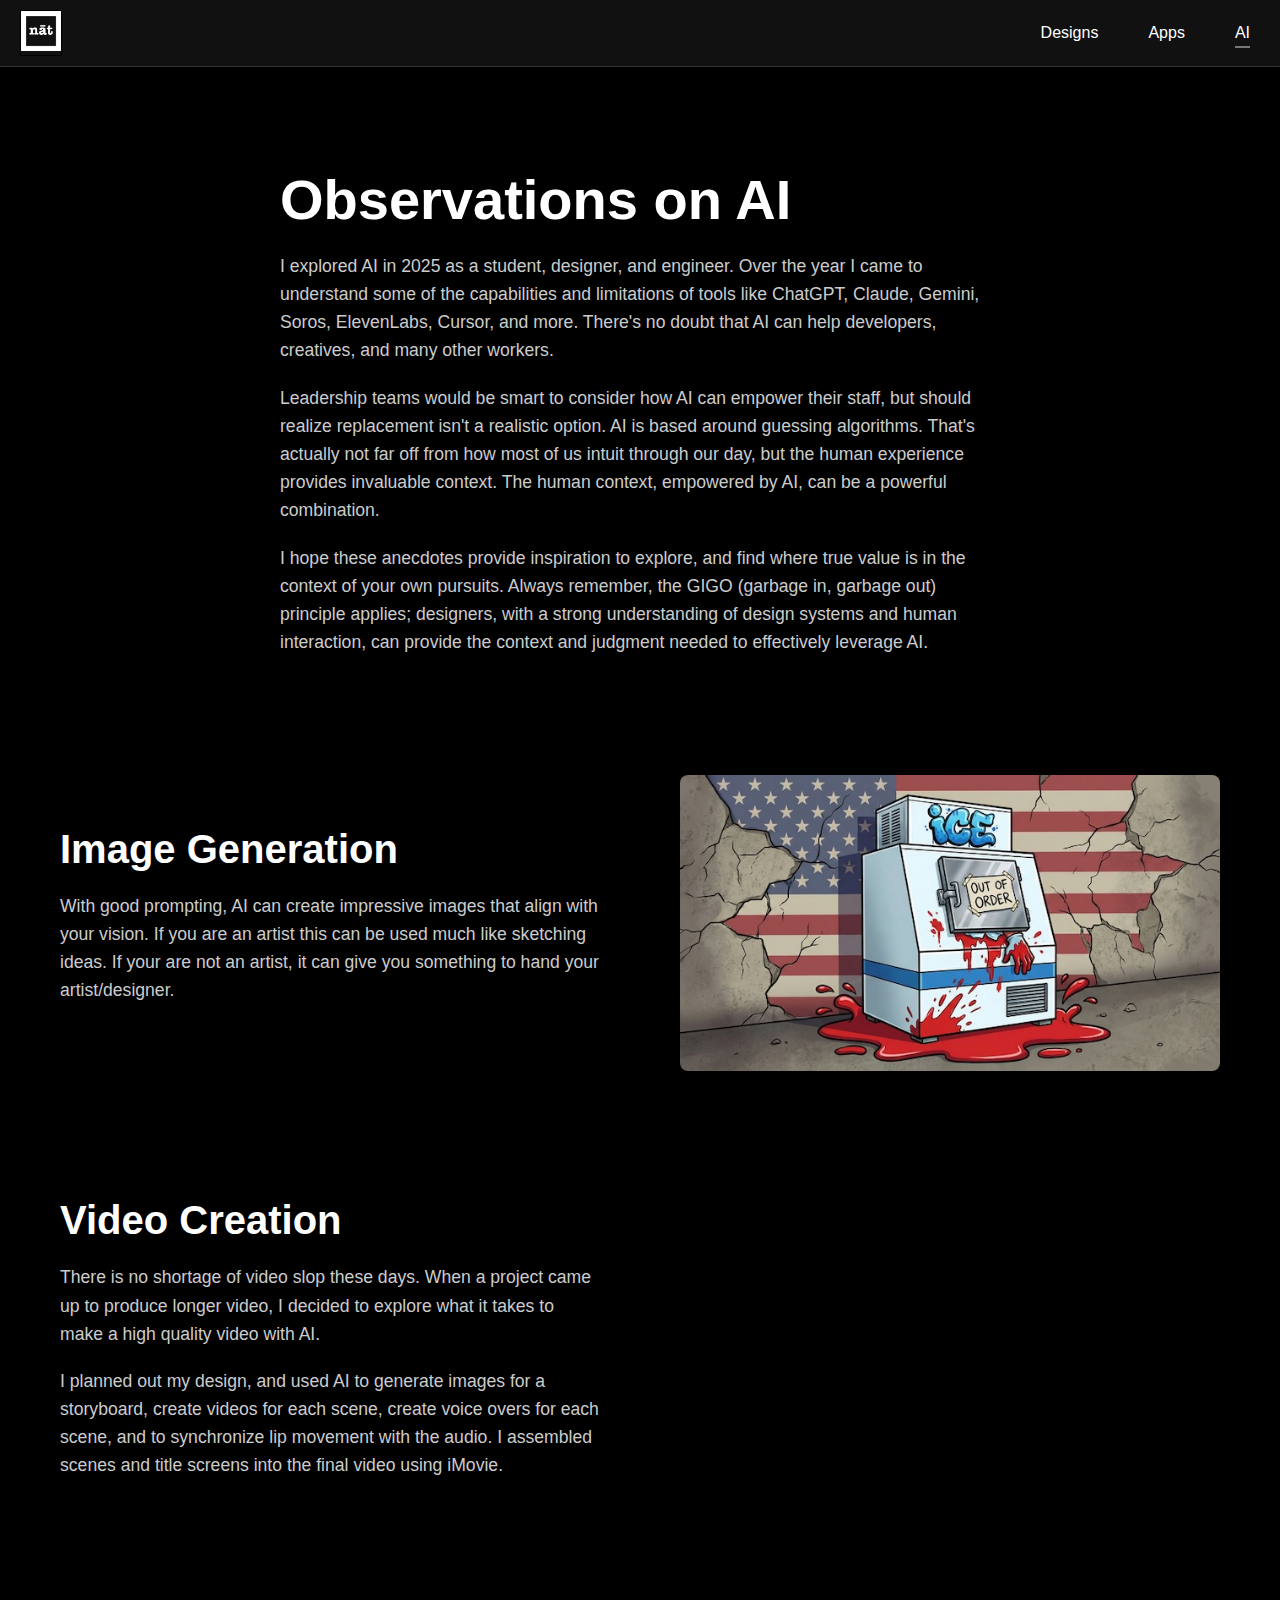
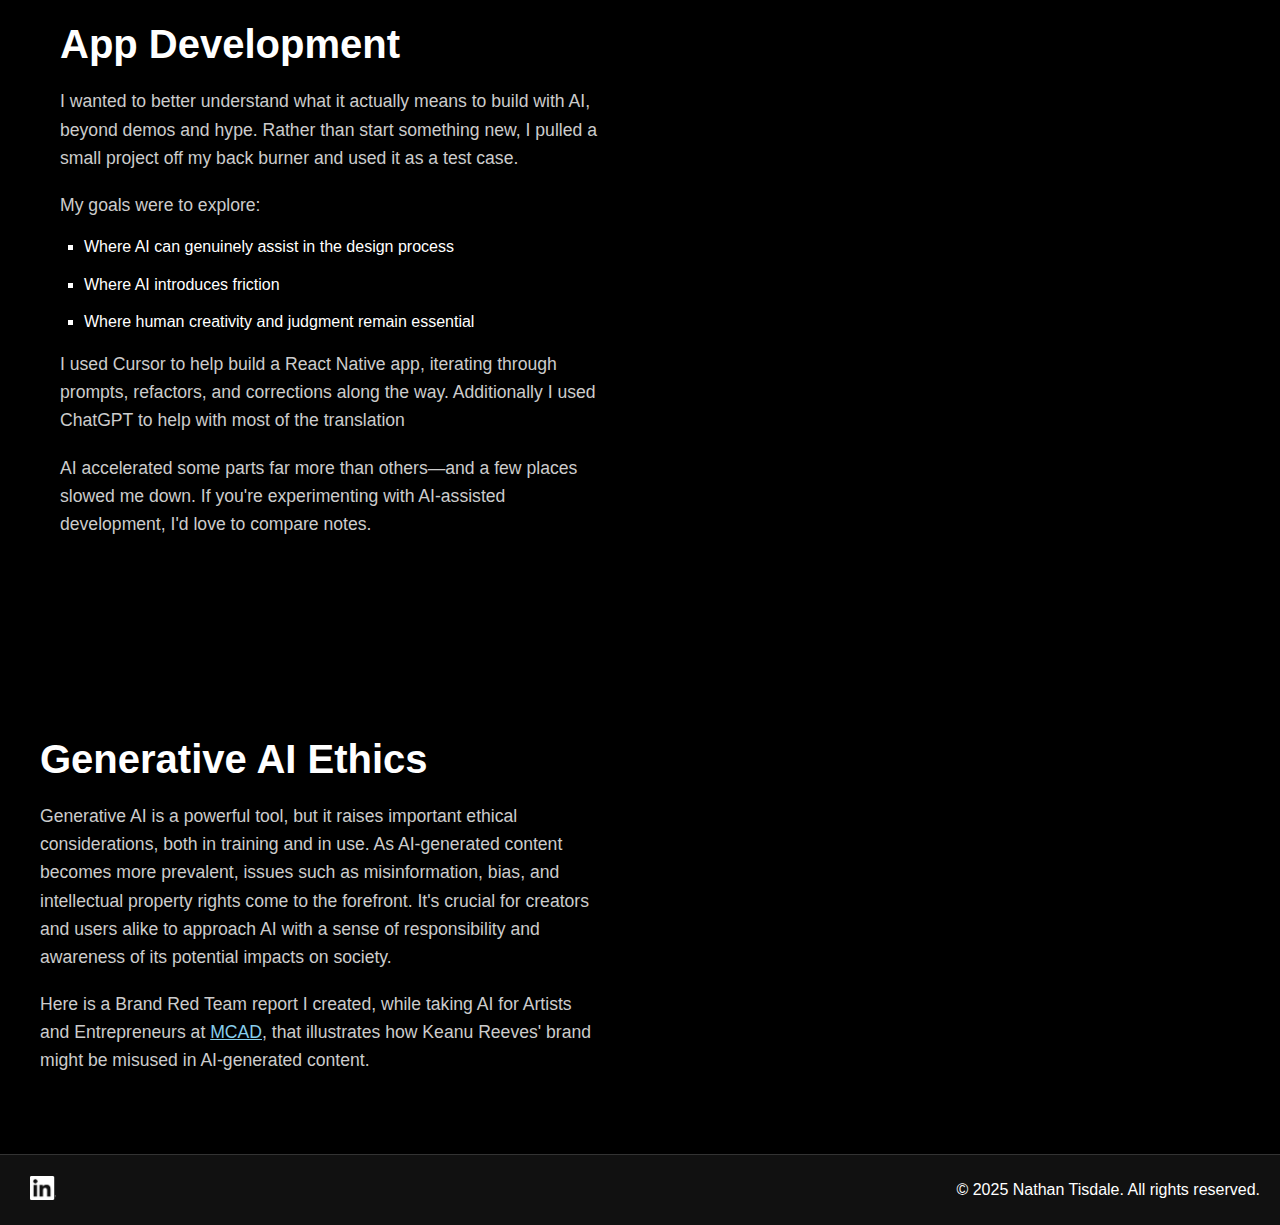
<file: ai.html>
<!DOCTYPE html>
<html lang="en">
<head>
    <meta charset="UTF-8">
    <meta name="viewport" content="width=device-width, initial-scale=1.0">
    <title>nāt</title>
    <link rel="stylesheet" href="css/main.css">
</head>
<body>
    <header>
      <div class="logo">
        <a href="index.html">
          <img src="img/nat-logo-white.png" alt="nāt logo">
        </a>
      </div>
      <nav>
        <ul>
          <li><a href="design.html">Designs</a></li>
          <li><a href="apps.html">Apps</a></li>
          <li><a href="ai.html" class="active">AI</a></li>
        </ul>
      </nav>
    </header>

    <main class="content-section">
      <section class="intro">
        <h1>Observations on AI</h1>
        <p>I explored AI in 2025 as a student, designer, and engineer.
          Over the year I came to understand some of the capabilities and limitations of tools like ChatGPT, Claude, Gemini, Soros, ElevenLabs, Cursor, and more.
          There's no doubt that AI can help developers, creatives, and many other workers.</p>
        <p>Leadership teams would be smart to consider how AI can empower their staff, but should realize replacement isn't a realistic option.
          AI is based around guessing algorithms.
          That's actually not far off from how most of us intuit through our day, but the human experience provides invaluable context.
          The human context, empowered by AI, can be a powerful combination.</p>
        <p>I hope these anecdotes provide inspiration to explore, and find where true value is in the context of your own pursuits. 
          Always remember, the GIGO (garbage in, garbage out) principle applies; 
          designers, with a strong understanding of design systems and human interaction, can provide the context and judgment needed to effectively leverage AI.</p>
      </section>

      <section class="content-section" id="image-generation">
        <div class="content-layout">
          <div class="content-text">
            <h2>Image Generation</h2>
            <p>With good prompting, AI can create impressive images that align with your vision.  If you are an artist this can be used much like sketching ideas.  If your are not an artist, it can give you something to hand your artist/designer.</p>

          </div>
          <div class="content-image">
            <img id="ice" src="img/ice-out-of-order.jpeg"  alt="AI generated protest art of ICE showing 'Out of Order' sign on bloodied ice machine">
          </div>
        </div>
      </section>
        
      <section class="content-section">
        <div class="content-layout">
          <div class="content-text">
            <h2>Video Creation</h2>
            <p>There is no shortage of video slop these days. When a project came up to produce longer video, I decided to explore what it takes to make a high quality video with AI.</p>
            <p>I planned out my design, and used AI to generate images for a storyboard, create videos for each scene, create voice overs for each scene, and to synchronize lip movement with the audio.  
              I assembled scenes and title screens into the final video using iMovie.</p>

          </div>
          <div class="content-image">
            <iframe width="560" height="315" src="https://www.youtube.com/embed/jMjS50dp0-o" frameborder="0" allow="accelerometer; autoplay; clipboard-write; encrypted-media; gyroscope; picture-in-picture" allowfullscreen></iframe>
          </div>
        </div>
      </section>

      <section class="content-section">
        <div class="content-layout">
          <div class="content-text">
            <h2>App Development</h2>
            <p>I wanted to better understand what it actually means to build with AI, beyond demos and hype.
              Rather than start something new, I pulled a small project off my back burner and used it as a test case.</p>
            <p>My goals were to explore:</p>
            <ul>
              <li>Where AI can genuinely assist in the design process</li>
              <li>Where AI introduces friction</li>
              <li>Where human creativity and judgment remain essential</li>
            </ul>
            <p>I used Cursor to help build a React Native app, iterating through prompts, refactors, and corrections along the way.
              Additionally I used ChatGPT to help with most of the translation</p>
            <p>AI accelerated some parts far more than others—and a few places slowed me down.
              If you're experimenting with AI-assisted development, I'd love to compare notes.</p>
          </div>
          <div class="content-image">
            <iframe width="560" height="315" src="https://www.youtube.com/embed/uD-4ToYa-Iw" frameborder="0" allow="accelerometer; autoplay; clipboard-write; encrypted-media; gyroscope; picture-in-picture" allowfullscreen></iframe>
          </div>
        </div>
      </section>
    </main>

    <section class="content-section">
      <div class="content-layout">
        <div class="content-text">
          <h2>Generative AI Ethics</h2>
          <p>Generative AI is a powerful tool, but it raises important ethical considerations, both in training and in use.
            As AI-generated content becomes more prevalent, issues such as misinformation, bias, and intellectual property rights come to the forefront.
            It's crucial for creators and users alike to approach AI with a sense of responsibility and awareness of its potential impacts on society.</p>
            <p>Here is a Brand Red Team report I created, while taking AI for Artists and Entrepreneurs at <a href="https://www.mcad.edu">MCAD</a>, that illustrates how Keanu Reeves' brand might be misused in AI-generated content.</p>
        </div>
        <div class="content-image">
          <iframe src="https://docs.google.com/presentation/d/1Rf44W2pKDdXkBbDXOlK6AQ2WG7LC0Psul1QHi9YqfaA/embed?start=false&loop=false&delayms=3000" frameborder="0" width="960" height="569" allowfullscreen="true" mozallowfullscreen="true" webkitallowfullscreen="true"></iframe>
        </div>
      </div>
    </section>

    <footer>
      <a id="footer.links" href="https://www.linkedin.com/in/nathantisdale">
        <img src="img/InBug-White.png" alt="LinkedIn Profile">
      </a>
      <p id="footer.copyright">&copy; 2025 Nathan Tisdale. All rights reserved.</p>
    </footer>
</body>
</html>
</file>
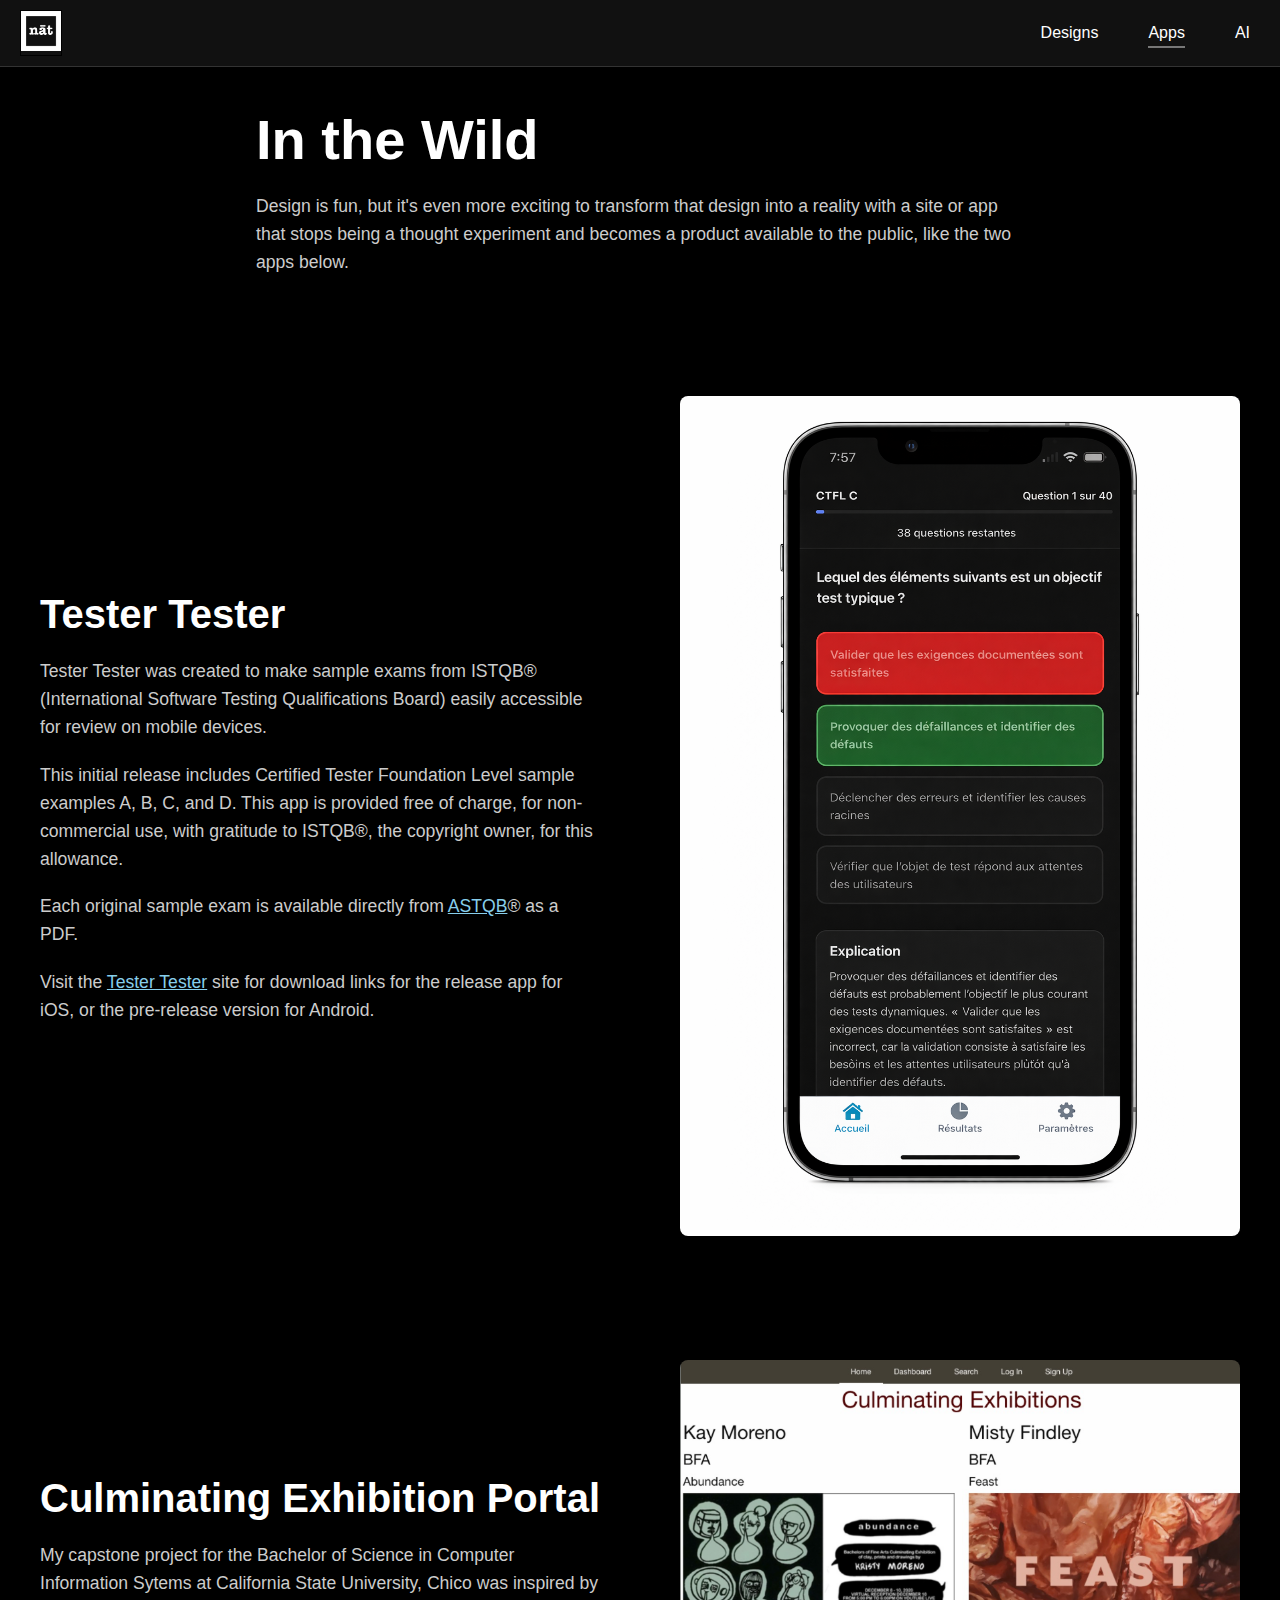
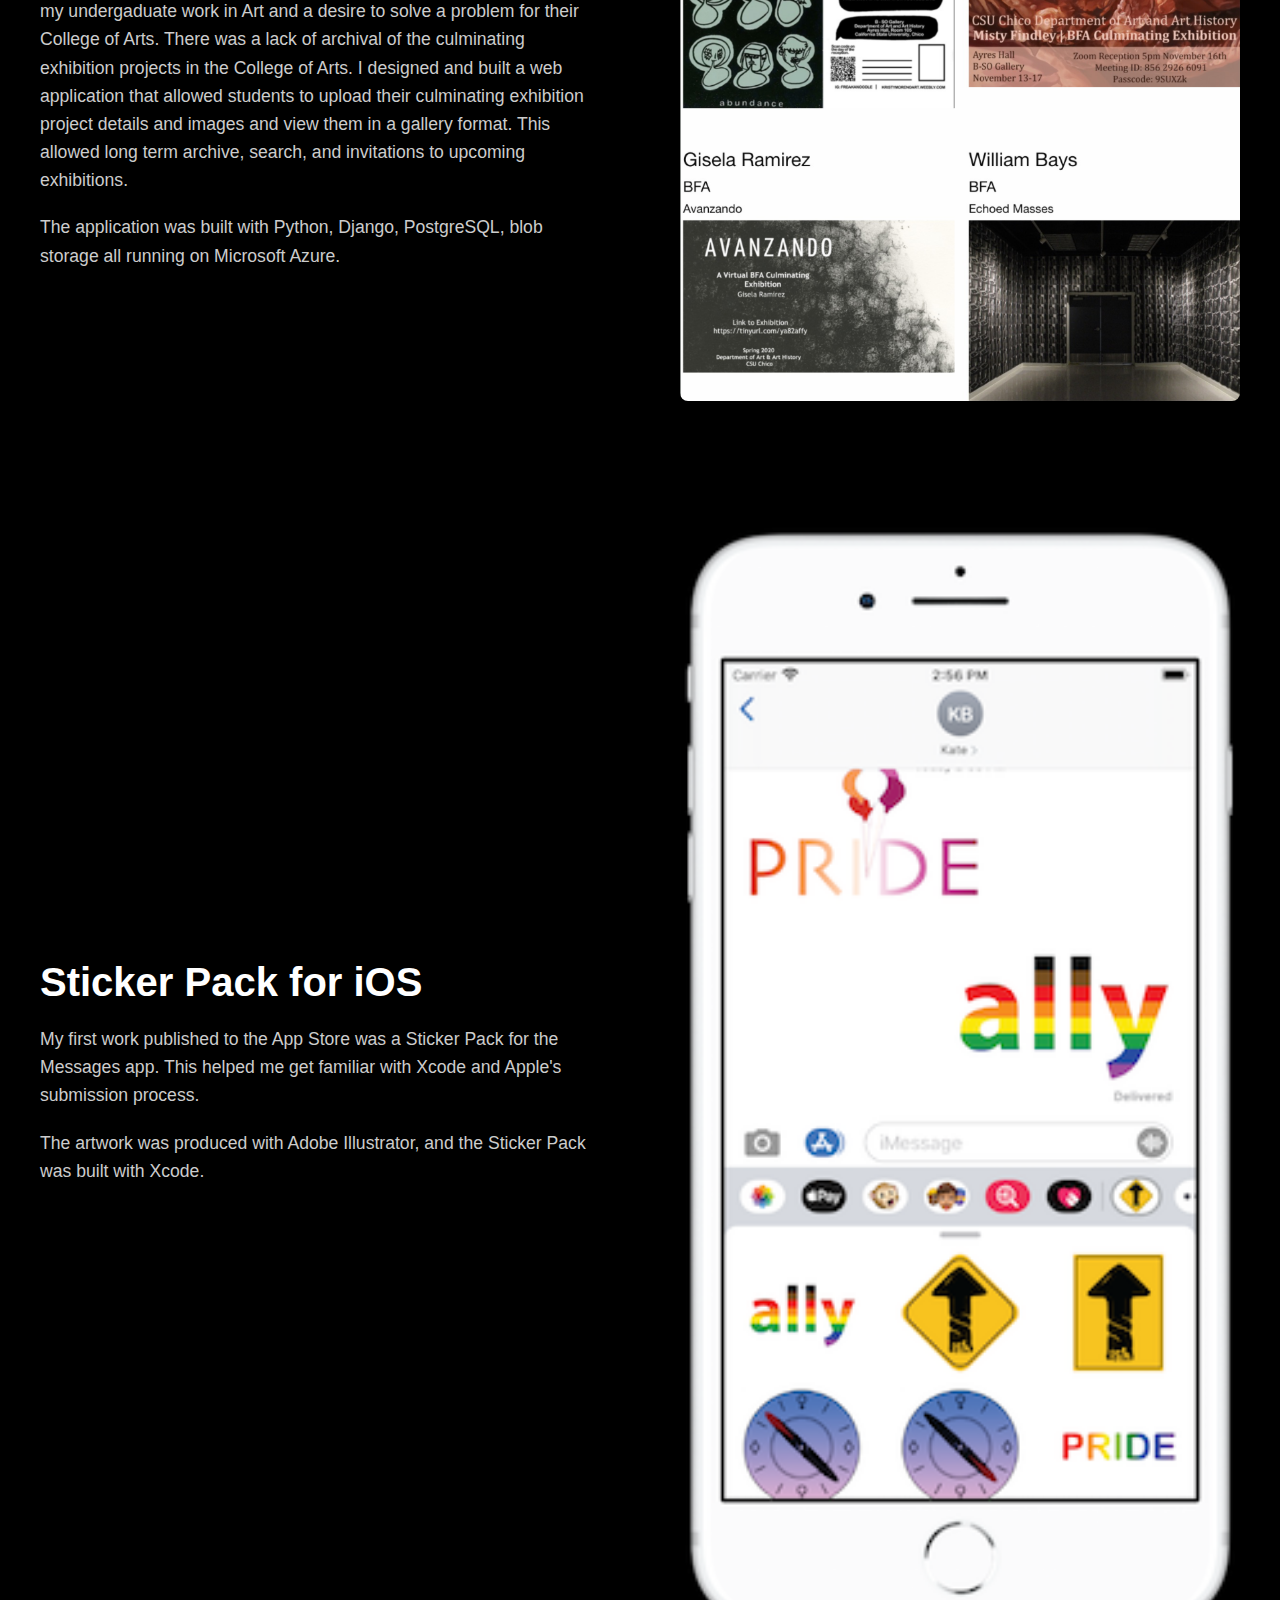
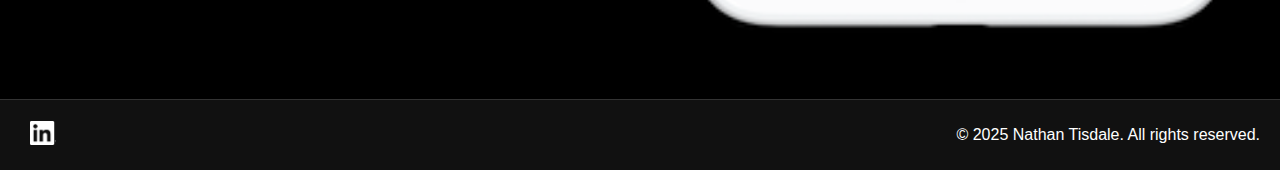
<file: apps.html>
<!DOCTYPE html>
<html lang="en">
<head>
    <meta charset="UTF-8">
    <meta name="viewport" content="width=device-width, initial-scale=1.0">
    <title>nāt</title>
    <link rel="stylesheet" href="css/main.css">
</head>
<body>
    <header>
      <div class="logo">
        <a href="index.html">
          <img src="img/nat-logo-white.png" alt="nāt logo">
        </a>
      </div>
      <nav>
        <ul>
          <li><a href="design.html">Designs</a></li>
          <li><a href="apps.html" class="active">Apps</a></li>
          <li><a href="ai.html">AI</a></li>
        </ul>
      </nav>
    </header>

    <main>
      <section class="intro">
        <h1>In the Wild</h1>
        <p>Design is fun, but it's even more exciting to transform that design into a reality with a site or app that stops being a thought experiment and becomes a product available to the public, like the two apps below.</p>
      </section>
      <section class="content-section">
        <div class="content-layout">
          <div class="content-text">
            <h2>Tester Tester</h2>
            <p>Tester Tester was created to make sample exams from ISTQB® (International Software Testing Qualifications Board) easily accessible for review on mobile devices.</p>
            <p>This initial release includes Certified Tester Foundation Level sample examples A, B, C, and D. This app is provided free of charge, for non-commercial use, with gratitude to ISTQB®, the copyright owner, for this allowance.</p>
            <p>Each original sample exam is available directly from <a href="https://astqb.org/resources/">ASTQB</a>&reg; as a PDF.</p>
            <p>Visit the <a href="https://testertester.app"> Tester Tester</a> site for download links for the release app for iOS, or the pre-release version for Android.</p>
          </div>
          <div class="content-image">
            <img src="img/testertester-mockup.png" alt="Testertester mockup">
          </div>
        </div>
      </section>

      <section class="content-section">
        <div class="content-layout">
          <div class="content-text">
            <h2>Culminating Exhibition Portal</h2>
            <p>My capstone project for the Bachelor of Science in Computer Information Sytems at California State University, Chico was inspired by my undergaduate work in Art and a desire to solve a problem for their College of Arts. 
              There was a lack of archival of the culminating exhibition projects in the College of Arts. I designed and built a web application that allowed students to upload their culminating exhibition project details and images and view them in a gallery format.
              This allowed long term archive, search, and invitations to upcoming exhibitions.</p>
            <p>The application was built with Python, Django, PostgreSQL, blob storage all running on Microsoft Azure.</p>
          </div>
          <div class="content-image">
            <img src="img/culminating-exhibitions.png" alt="Culminating Exhibition Portal Home Page">
          </div>
        </div>
      </section>

      <section class="content-section">
        <div class="content-layout">
          <div class="content-text">
            <h2>Sticker Pack for iOS</h2>
            <p>My first work published to the App Store was a Sticker Pack for the Messages app.
              This helped me get familiar with Xcode and Apple's submission process.</p>
            <p>The artwork was produced with Adobe Illustrator, and the Sticker Pack was built with Xcode.</p>
          </div>
          <div class="content-image">
            <img src="img/straightish-iphone.png" alt="Sticker Pack on iPhone mockup" width="100%">
          </div>
        </div>
      </section>
    </main>

    <footer>
      <a id="footer.links" href="https://www.linkedin.com/in/nathantisdale">
        <img src="img/InBug-White.png" alt="LinkedIn Profile">
      </a>
      <p id="footer.copyright">&copy; 2025 Nathan Tisdale. All rights reserved.</p>
    </footer>
</body>
</html>
</file>
<file: css/main.css>
body {
  margin: 0;
  padding: 0;
  font-family: Arial, sans-serif;
  background-color: #000000;
  color: #ffffff;
}

#splash {
  position: fixed;
  top: 0;
  left: 0;
  width: 100vw;
  height: 100vh;
  background-color: #000000;
  display: flex;
  justify-content: center;
  align-items: center;
  z-index: 10000;
  animation: splashAnimation 3s ease-in-out forwards;
}

#splash img {
  width: 400px;
  height: auto;
  animation: logoAnimation 3s ease-in-out forwards;
}

header {
  display: flex;
  justify-content: space-between;
  align-items: center;
  background-color: #111111;
  border-bottom: 1px solid #333333;
  padding: 10px 20px;
  position: relative;
  z-index: 1001;
}

.logo img {
  height: 40px;
  width: auto;
  transition: opacity 0.3s ease;
}

.logo a {
  position: relative;
  display: inline-block;
    border: 1px solid black;

}

.logo a::after {
  content: "";
  position: absolute;
  top: 0;
  left: 0;
  width: 100%;
  height: 100%;
  background-image: url('../img/nat-logo-black.png');
  background-size: contain;
  background-repeat: no-repeat;
  background-position: center;
  opacity: 0;
  transition: opacity 0.3s ease;
}

.logo a:hover::after {
  opacity: 1;
}

.logo a:hover img {
  opacity: 0;
}

.logo a:hover {
  border: 1px solid white;
  background-color: white;
}

nav ul {
  list-style: none;
  margin: 0;
  padding: 0;
  display: flex;
  gap: 30px;
  align-items: center;
}
nav a {
  color: #ffffff;
  text-decoration: none;
  margin: 0 10px;
  padding-bottom: 5px;
  border-bottom: 2px solid transparent;
  transition: border-bottom-color 0.2s ease, font-style 0.2s ease;
}

nav a:hover {
  font-style: italic;
}

nav a.active {
  border-bottom-color: #777777;
}

/* Mobile screens - reduce nav gap */
@media (max-width: 767px) {
  nav ul {
    gap: 10px;
  }
}

/* Content section - used for main content containers and sections */
.content-section {
  padding: 60px 20px;
  max-width: 1200px;
  margin: 0 auto;
}

/* Content layout - flex container for text/image layouts */
.content-layout {
  display: flex;
  flex-direction: column;
  gap: 40px;
  align-items: center;
}

.content-text h1,
.content-text h2 {
  margin: 0 0 20px 0;
  color: #ffffff;
}

.content-text h2 {
  font-size: 2.5rem;
}

.content-text p {
  font-size: 1.1rem;
  line-height: 1.6;
  color: #cccccc;
  margin: 1.2rem 0;
}

.content-text ul {
  list-style-type: square;
  margin: 0;
  padding-left: 1.5rem;
}

.content-text li {
  margin: 1.2rem 0;
}

.content-text a {
  color: #87CEEB;
}

.content-image img {
  max-width: 100%;
  height: auto;
  border-radius: 8px;
}

.content-image iframe {
  max-width: 100%;
  height: auto;
  aspect-ratio: 16/9;
  border-radius: 8px;
}

/* Medium and large screens - 2 columns */
@media (min-width: 768px) {
  .content-layout {
    flex-direction: row;
    align-items: center;
    text-align: left;
  }

  .content-text {
    flex: 1;
    padding-right: 40px;
  }

  .content-image {
    flex: 1;
  }
}

.intro {
  padding: 40px 20px;
  max-width: 1200px;
  margin: 0 auto;
}

.intro h1 {
  font-size: 3.5rem;
  margin: 0 0 20px 0;
  color: #ffffff;
}

.intro p {
  font-size: 1.1rem;
  line-height: 1.6;
  color: #cccccc;
  margin: 1.2rem 0;
}

/* Medium screens - 80% width */
@media (min-width: 768px) and (max-width: 1199px) {
  .intro {
    width: 80%;
  }
}

/* Large screens - 60% width */
@media (min-width: 1200px) {
  .intro {
    width: 60%;
  }
}

.poster-images {
  display: flex;
  gap: 20px;
  justify-content: center;
  flex-wrap: wrap;
}

.poster-image {
  flex: 1;
  max-width: 300px;
}

.poster-image img {
  width: 100%;
  height: auto;
  border-radius: 8px;
}

.poster-image figcaption {
  text-align: center;
  margin-top: 10px;
  color: #cccccc;
  font-size: 1rem;
}

footer {
  display: flex;
  justify-content: space-between;
  align-items: center;
  padding: 10px 20px;
  background-color: #111111;
  border-top: 1px solid #333333;
}
footer > a {
  color: #ffffff;
  text-decoration: none;
  margin: 0 10px;
}

footer > a img {
  height: 1.5rem;
  width: auto;
}
footer.links {
  font-size: 14px;
  background-color: #111111;
  border-top: 1px solid #333333;
  color: #ffffff;
}
#footer.copyright {
  float: right;
  font-size: 14px;
  background-color: #111111;
  border-top: 1px solid #333333;
}

@keyframes splashAnimation {
  0% {
    opacity: 1;
  }
  99% {
    opacity: 1;
  }
  100% {
    opacity: 0;
    visibility: hidden;
  }
}

@keyframes logoAnimation {
  0% {
    width: 400px;
    transform: translate(0, 0);
  }
  99% {
    width: 40px;
    transform: translate(calc(-50vw + 40px), calc(-50vh + 30px));
  }
  100% {
    width: 40px;
    transform: translate(calc(-50vw + 40px), calc(-50vh + 30px));
    opacity: 0;
  }
}

@keyframes logoAnimationMobile {
  0% {
    width: 80vw;
    max-width: 300px;
    transform: translate(0, 0);
  }
  99% {
    width: 40px;
    transform: translate(calc(-50vw + 40px), calc(-50vh + 30px));
    opacity: 1;
  }
  100% {
    width: 40px;
    transform: translate(calc(-50vw + 40px), calc(-50vh + 30px));
    opacity: 0;
  }
}

/* Mobile screens - use responsive logo size that fits screen */
@media (max-width: 767px) {
  #splash img {
    width: 80vw;
    max-width: 300px;
    animation: logoAnimationMobile 3s ease-in-out forwards;
  }
}
</file>
